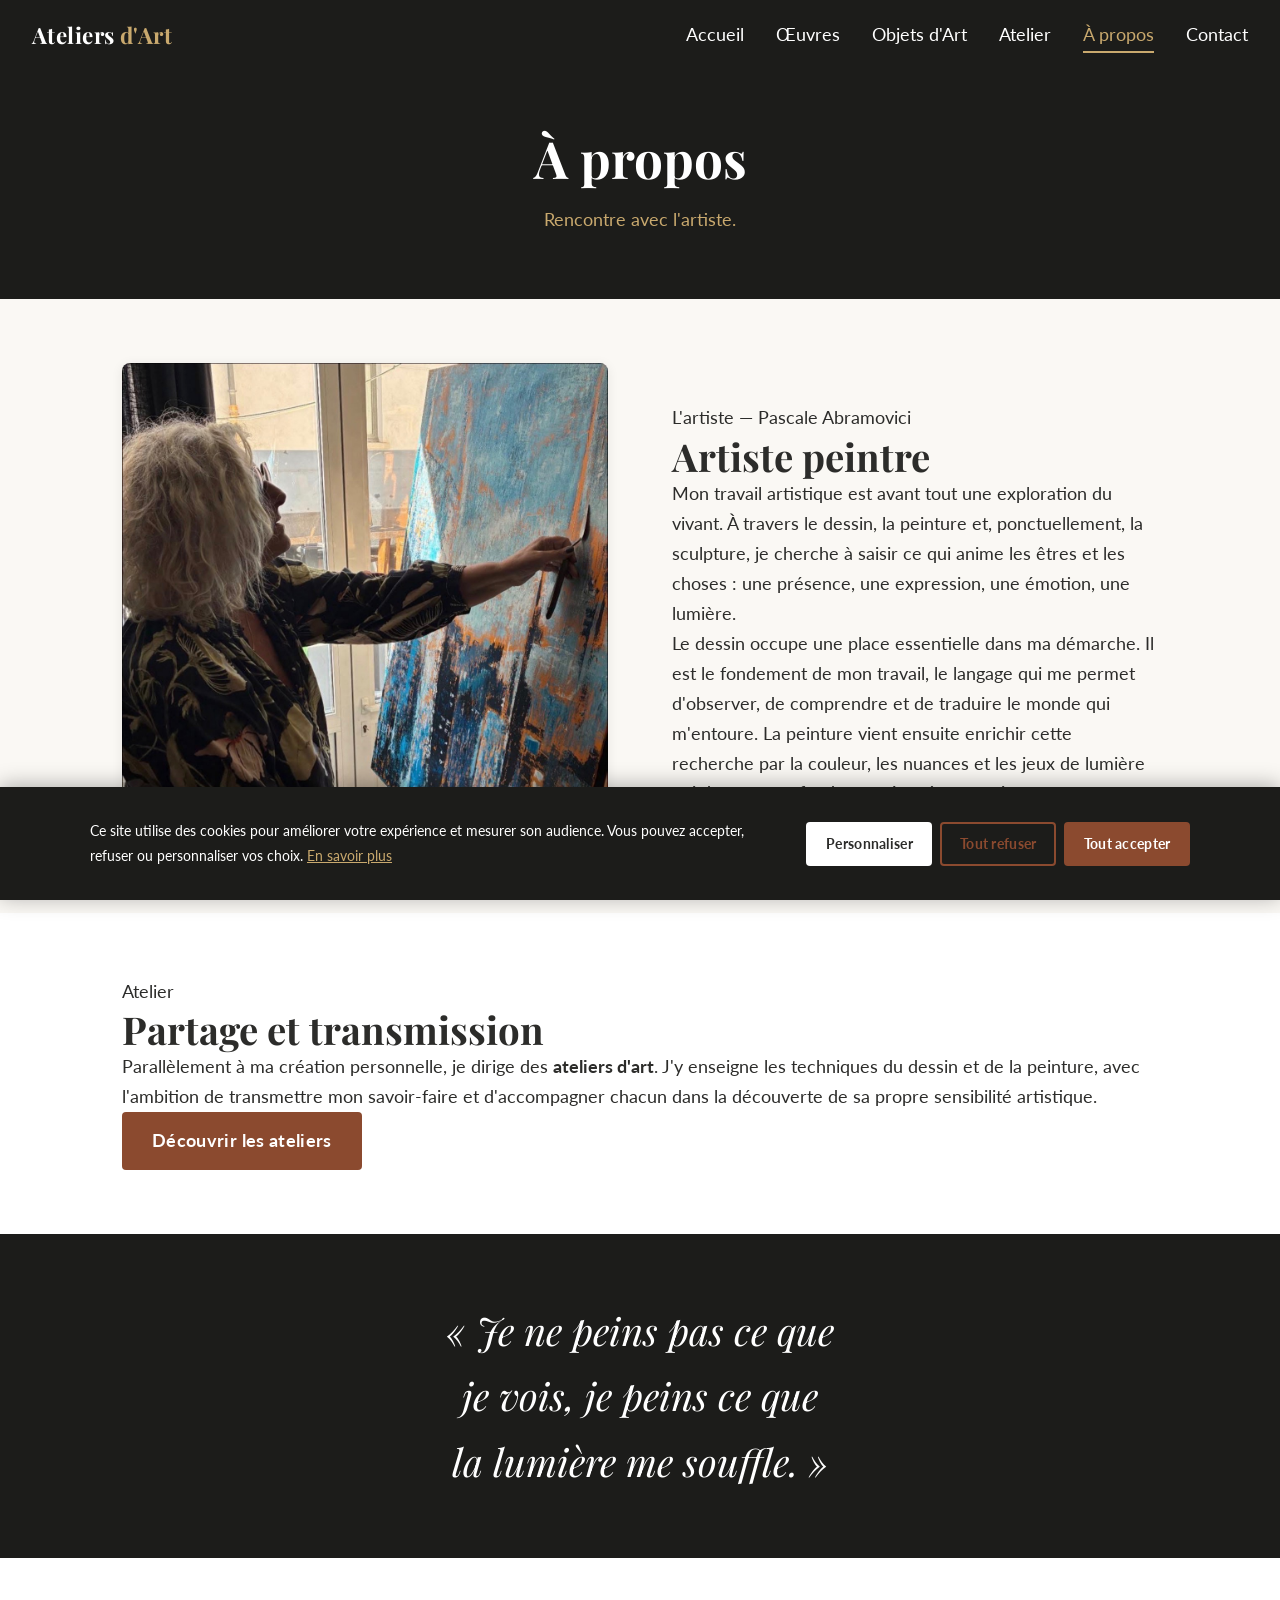
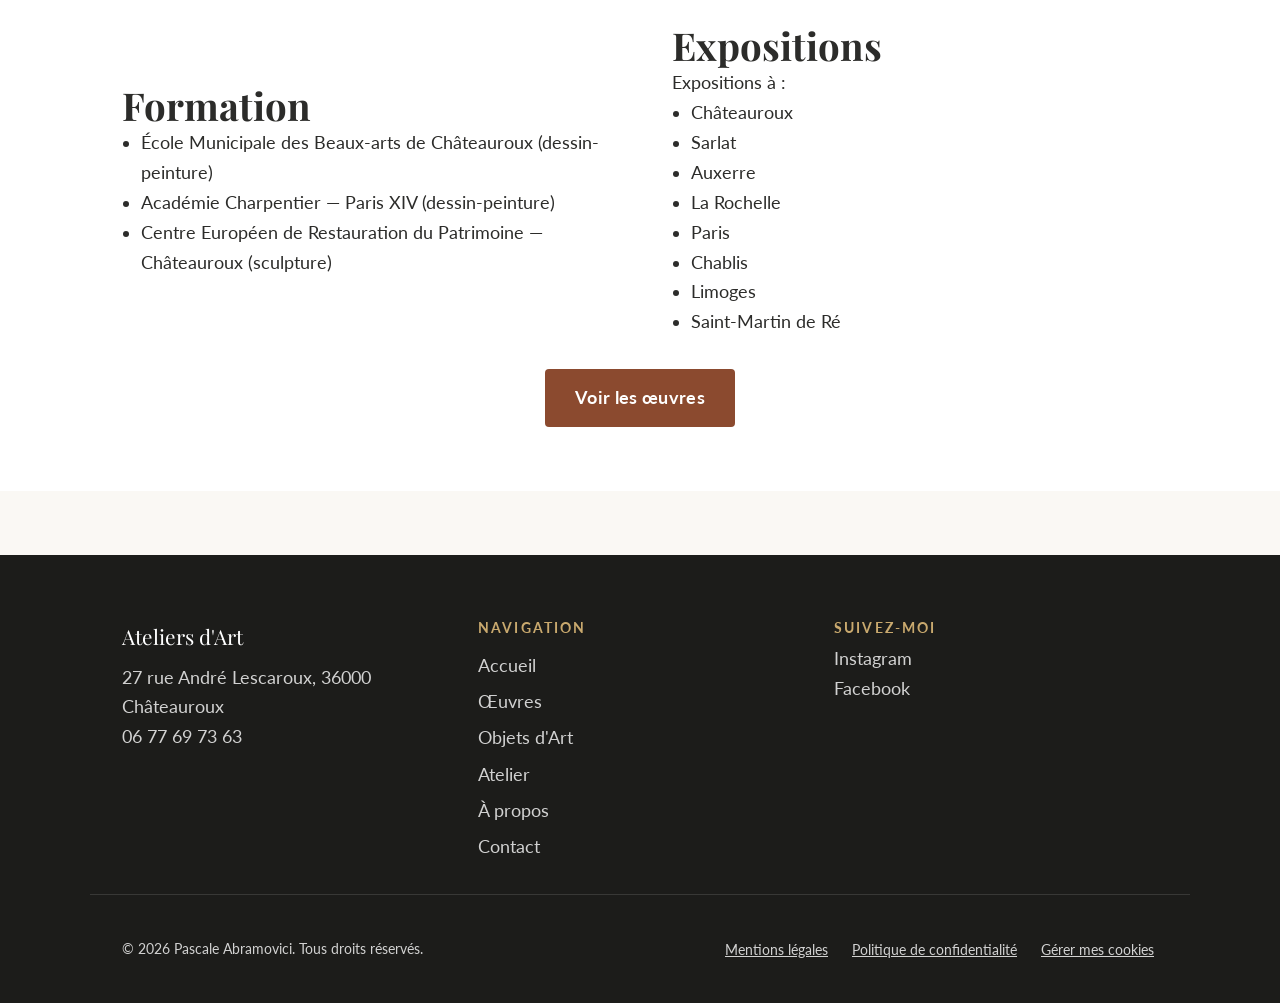
<file: apropos.html>
<!DOCTYPE html>
<!-- apropos.html — Présentation de l'artiste, parcours et démarche. -->
<html lang="fr">
<head>
  <meta charset="UTF-8">
  <meta name="viewport" content="width=device-width, initial-scale=1">

  <title>À propos — Pascale Abramovici, artiste peintre à Châteauroux</title>
  <meta name="description" content="Découvrez Pascale Abramovici, artiste peintre : son parcours, sa démarche artistique entre acrylique, aquarelle et dessin, et les expositions qui ont jalonné son travail.">
  <link rel="canonical" href="https://pascaleabramovici.com/apropos.html">

  <meta property="og:title" content="À propos — Pascale Abramovici | Ateliers d'Art">
  <meta property="og:description" content="Le parcours et la démarche de l'artiste peintre Pascale Abramovici.">
  <meta property="og:type" content="profile">
  <meta property="og:url" content="https://pascaleabramovici.com/apropos.html">
  <meta property="og:image" content="https://pascaleabramovici.com/images/toiles/lucien.jpg">

  <link rel="icon" type="image/svg+xml" href="/favicon.svg">

  <link rel="preconnect" href="https://fonts.googleapis.com">
  <link rel="preconnect" href="https://fonts.gstatic.com" crossorigin>
  <link href="https://fonts.googleapis.com/css2?family=Lato:wght@400;700&family=Playfair+Display:wght@400;700&display=swap" rel="stylesheet">

  <link rel="stylesheet" href="css/style.css">
  <link rel="stylesheet" href="css/responsive.css">

  <script src="js/main.js" defer></script>
  <script src="js/cookies.js" defer></script>
  <script src="js/modales.js" defer></script>
</head>
<body>
  <a class="skip-link" href="#contenu">Passer au contenu</a>

  <header class="site-header">
    <a class="logo" href="index.html">Ateliers&nbsp;<span>d'Art</span></a>
    <button class="hamburger" aria-label="Ouvrir le menu" aria-expanded="false" aria-controls="nav-principale">
      <span></span><span></span><span></span>
    </button>
    <nav class="nav-principale" id="nav-principale" aria-label="Navigation principale">
      <ul>
        <li><a href="index.html">Accueil</a></li>
        <li><a href="galerie.html">Œuvres</a></li>
        <li><a href="objets.html">Objets d'Art</a></li>
        <li><a href="atelier.html">Atelier</a></li>
        <li><a href="apropos.html">À propos</a></li>
        <li><a href="contact.html">Contact</a></li>
      </ul>
    </nav>
  </header>

  <main id="contenu">
    <header class="page-entete">
      <h1>À propos</h1>
      <p>Rencontre avec l'artiste.</p>
    </header>

    <section>
      <div class="conteneur">
        <div class="bloc-2col apparition">
          <div>
            <!-- Photo de l'artiste — voir images/ui/pascal-abramovici.jpg -->
            <img src="images/ui/pascal-abramovici.jpg" alt="Pascale Abramovici au travail dans son atelier" loading="lazy">
          </div>
          <div class="bloc-texte">
            <span class="surtitre">L'artiste — Pascale Abramovici</span>
            <h2>Artiste peintre</h2>
            <p>Mon travail artistique est avant tout une exploration du vivant. À travers le dessin,
               la peinture et, ponctuellement, la sculpture, je cherche à saisir ce qui anime les êtres
               et les choses : une présence, une expression, une émotion, une lumière.</p>
            <p>Le dessin occupe une place essentielle dans ma démarche. Il est le fondement de mon
               travail, le langage qui me permet d'observer, de comprendre et de traduire le monde qui
               m'entoure. La peinture vient ensuite enrichir cette recherche par la couleur, les nuances
               et les jeux de lumière qui donnent profondeur et émotion au sujet.</p>
          </div>
        </div>
      </div>
    </section>

    <!-- ===== Partage et transmission ===== -->
    <section class="section-claire">
      <div class="conteneur">
        <div class="bloc-texte" style="max-width:var(--largeur-contenu);margin-inline:auto;">
          <span class="surtitre">Atelier</span>
          <h2>Partage et transmission</h2>
          <p>Parallèlement à ma création personnelle, je dirige des <strong>ateliers d'art</strong>.
             J'y enseigne les techniques du dessin et de la peinture, avec l'ambition de transmettre
             mon savoir-faire et d'accompagner chacun dans la découverte de sa propre sensibilité
             artistique.</p>
          <a class="btn btn-primaire" href="atelier.html">Découvrir les ateliers</a>
        </div>
      </div>
    </section>

    <!-- ===== Citation ===== -->
    <section class="bloc-en-cours">
      <div class="conteneur text-center">
        <!-- TODO: Remplacer par une vraie citation de l'artiste -->
        <p class="accroche" style="font-size:var(--fs-h2);max-width:18ch;margin-inline:auto;color:#fff;font-family:var(--font-titre);font-style:italic;">
          « Je ne peins pas ce que je vois, je peins ce que la lumière me souffle. »
        </p>
      </div>
    </section>

    <!-- ===== Parcours & formations ===== -->
    <section class="section-claire">
      <div class="conteneur">
        <div class="bloc-2col apparition">
          <div class="bloc-texte">
            <h2>Formation</h2>
            <ul style="list-style:disc;padding-left:1.2rem;">
              <li>École Municipale des Beaux-arts de Châteauroux (dessin-peinture)</li>
              <li>Académie Charpentier — Paris XIV (dessin-peinture)</li>
              <li>Centre Européen de Restauration du Patrimoine — Châteauroux (sculpture)</li>
            </ul>
          </div>
          <div class="bloc-texte">
            <h2>Expositions</h2>
            <p>Expositions à :</p>
            <ul style="list-style:disc;padding-left:1.2rem;">
              <li>Châteauroux</li>
              <li>Sarlat</li>
              <li>Auxerre</li>
              <li>La Rochelle</li>
              <li>Paris</li>
              <li>Chablis</li>
              <li>Limoges</li>
              <li>Saint-Martin de Ré</li>
            </ul>
          </div>
        </div>
        <div class="text-center mt-md">
          <a class="btn btn-primaire" href="galerie.html">Voir les œuvres</a>
        </div>
      </div>
    </section>
  </main>

  <footer>
    <div class="footer-contenu">
      <div>
        <p class="footer-nom">Ateliers d'Art</p>
        <p>27 rue André Lescaroux, 36000 Châteauroux</p>
        <p>06 77 69 73 63</p>
      </div>
      <nav aria-label="Navigation pied de page">
        <h4>Navigation</h4>
        <a href="index.html">Accueil</a>
        <a href="galerie.html">Œuvres</a>
        <a href="objets.html">Objets d'Art</a>
        <a href="atelier.html">Atelier</a>
        <a href="apropos.html">À propos</a>
        <a href="contact.html">Contact</a>
      </nav>
      <div>
        <h4>Suivez-moi</h4>
        <a href="https://www.instagram.com/abramo_peintures?igsh=MXZ4Y2VhZnNnN2l3cw==" target="_blank" rel="noopener">Instagram</a><br>
        <a href="https://www.facebook.com/share/1cfA1jjfPq/?mibextid=wwXIfr" target="_blank" rel="noopener">Facebook</a>
      </div>
    </div>
    <div class="footer-bas">
      <p>© <span class="annee-courante">2025</span> Pascale Abramovici. Tous droits réservés.</p>
      <div class="footer-liens-legaux">
        <button onclick="ouvrirModale('mentions-legales')">Mentions légales</button>
        <button onclick="ouvrirModale('confidentialite')">Politique de confidentialité</button>
        <button onclick="ouvrirModale('cookies')">Gérer mes cookies</button>
      </div>
    </div>
  </footer>
</body>
</html>
</file>
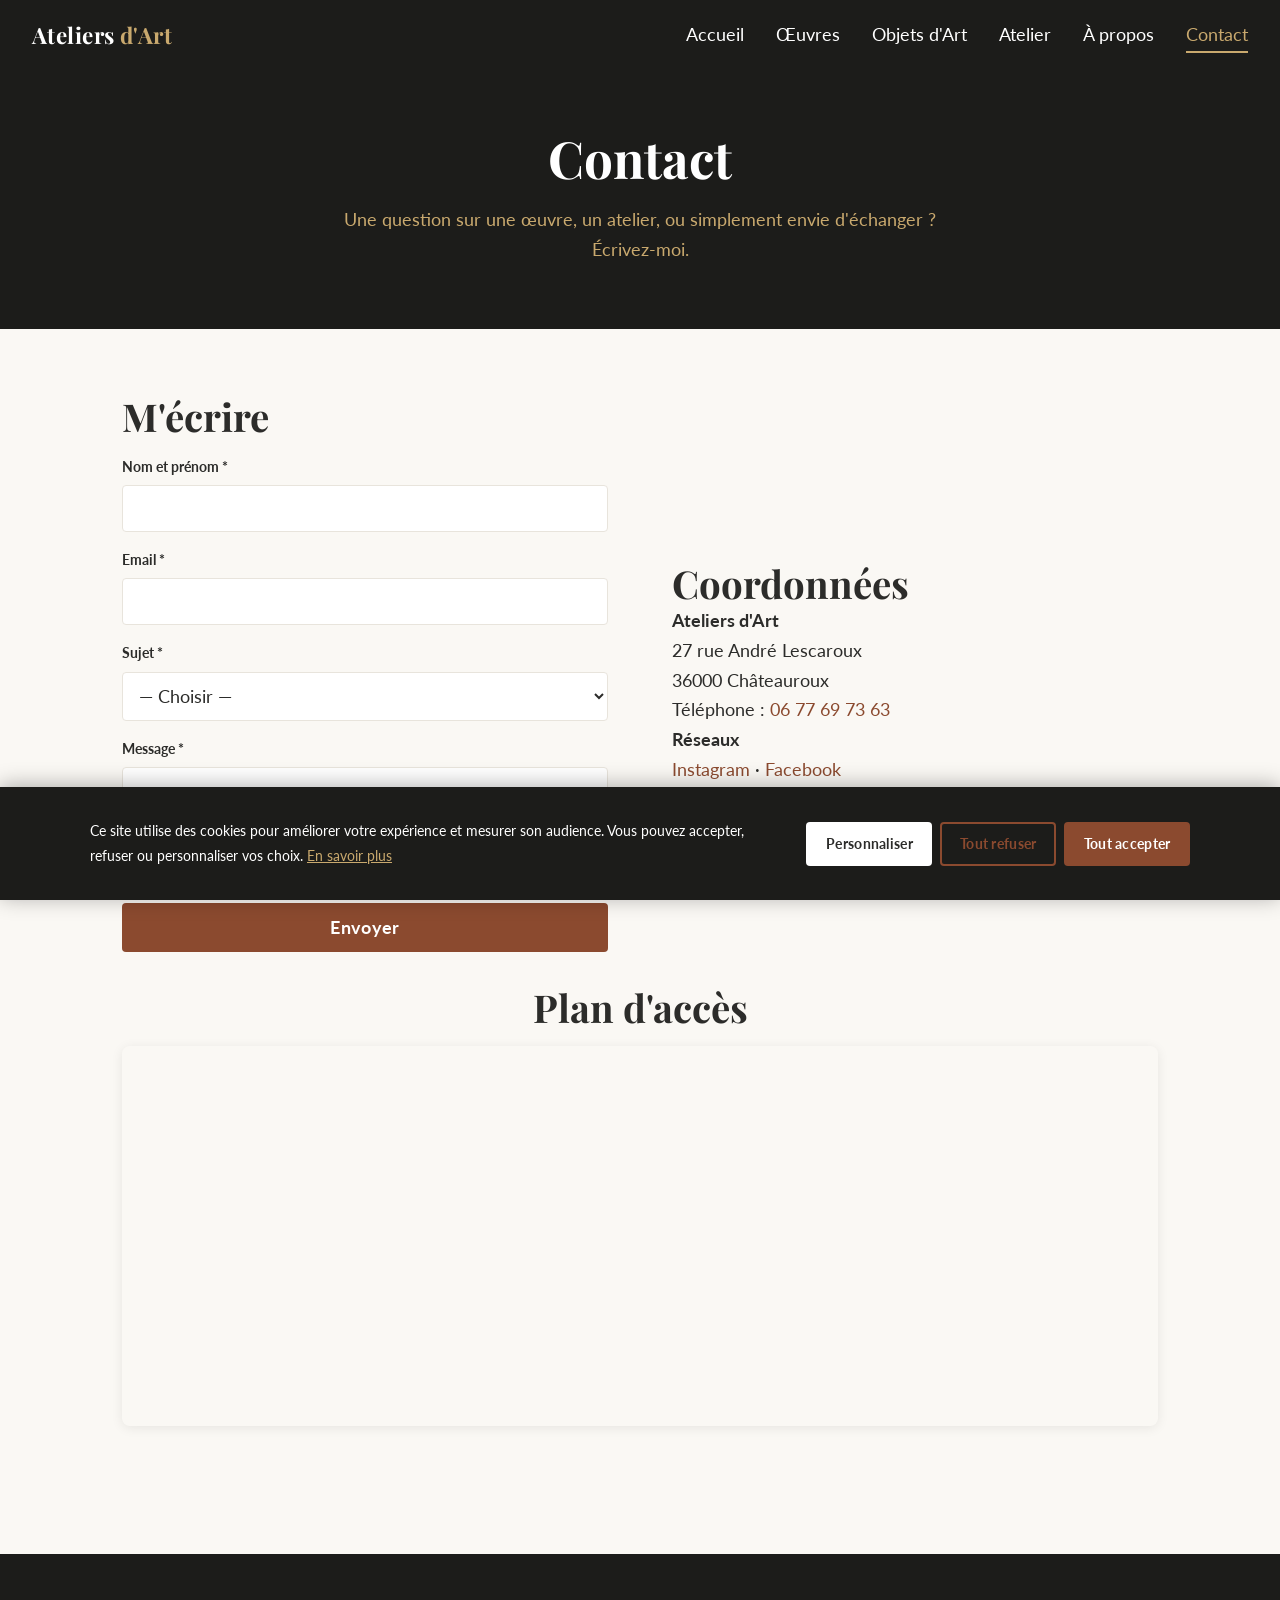
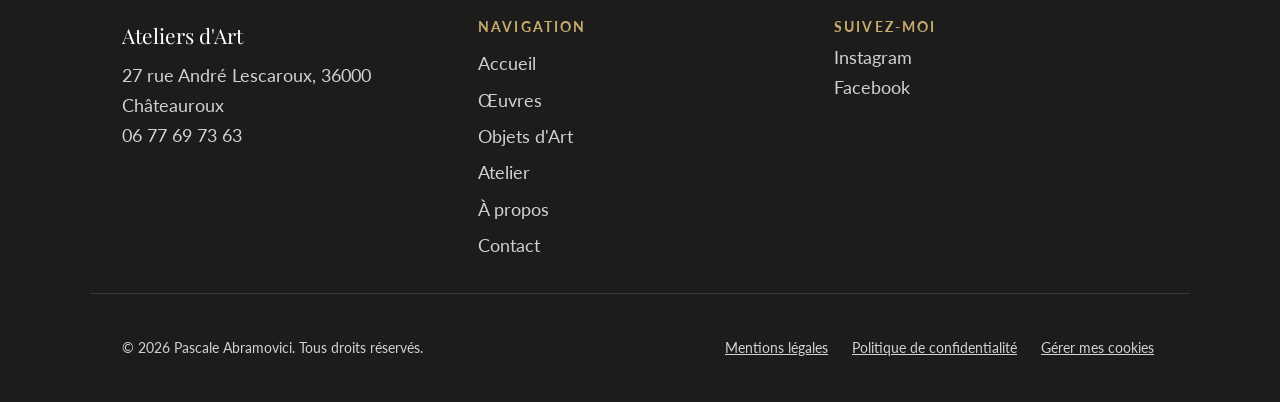
<file: contact.html>
<!DOCTYPE html>
<!-- contact.html — Formulaire de contact, coordonnées et plan d'accès. -->
<html lang="fr">
<head>
  <meta charset="UTF-8">
  <meta name="viewport" content="width=device-width, initial-scale=1">

  <title>Contact — Ateliers d'Art | Pascale Abramovici</title>
  <meta name="description" content="Contactez l'Ateliers d'Art : renseignements sur une œuvre, inscription à un atelier ou toute autre demande. Adresse, téléphone, email et plan d'accès à Châteauroux.">
  <link rel="canonical" href="https://pascaleabramovici.com/contact.html">

  <meta property="og:title" content="Contact | Ateliers d'Art">
  <meta property="og:description" content="Écrivez à Pascale Abramovici : œuvres, ateliers et renseignements.">
  <meta property="og:type" content="website">
  <meta property="og:url" content="https://pascaleabramovici.com/contact.html">
  <meta property="og:image" content="https://pascaleabramovici.com/images/toiles/petit-dejeuner.jpg">

  <link rel="icon" type="image/svg+xml" href="/favicon.svg">

  <link rel="preconnect" href="https://fonts.googleapis.com">
  <link rel="preconnect" href="https://fonts.gstatic.com" crossorigin>
  <link href="https://fonts.googleapis.com/css2?family=Lato:wght@400;700&family=Playfair+Display:wght@400;700&display=swap" rel="stylesheet">

  <link rel="stylesheet" href="css/style.css">
  <link rel="stylesheet" href="css/responsive.css">

  <script src="js/main.js" defer></script>
  <script src="js/contact.js" defer></script>
  <script src="js/cookies.js" defer></script>
  <script src="js/modales.js" defer></script>
</head>
<body>
  <a class="skip-link" href="#contenu">Passer au contenu</a>

  <header class="site-header">
    <a class="logo" href="index.html">Ateliers&nbsp;<span>d'Art</span></a>
    <button class="hamburger" aria-label="Ouvrir le menu" aria-expanded="false" aria-controls="nav-principale">
      <span></span><span></span><span></span>
    </button>
    <nav class="nav-principale" id="nav-principale" aria-label="Navigation principale">
      <ul>
        <li><a href="index.html">Accueil</a></li>
        <li><a href="galerie.html">Œuvres</a></li>
        <li><a href="objets.html">Objets d'Art</a></li>
        <li><a href="atelier.html">Atelier</a></li>
        <li><a href="apropos.html">À propos</a></li>
        <li><a href="contact.html">Contact</a></li>
      </ul>
    </nav>
  </header>

  <main id="contenu">
    <header class="page-entete">
      <h1>Contact</h1>
      <p>Une question sur une œuvre, un atelier, ou simplement envie d'échanger ? Écrivez-moi.</p>
    </header>

    <section>
      <div class="conteneur">
        <div class="bloc-2col">
          <!-- ===== Formulaire (Netlify Forms) ===== -->
          <div>
            <h2>M'écrire</h2>
            <form name="contact" method="POST" data-netlify="true" netlify-honeypot="bot-field"
                  class="formulaire form-netlify" style="margin-top:var(--espace-sm)">
              <input type="hidden" name="form-name" value="contact">
              <p hidden><label>Ne pas remplir : <input name="bot-field"></label></p>

              <div class="champ">
                <label for="c-nom">Nom et prénom *</label>
                <input type="text" id="c-nom" name="nom" required autocomplete="name">
                <span class="erreur">Merci d'indiquer votre nom.</span>
              </div>
              <div class="champ">
                <label for="c-email">Email *</label>
                <input type="email" id="c-email" name="email" required autocomplete="email">
                <span class="erreur">Merci d'indiquer un email valide.</span>
              </div>
              <div class="champ">
                <label for="c-sujet">Sujet *</label>
                <select id="c-sujet" name="sujet" required>
                  <option value="">— Choisir —</option>
                  <option>Renseignement œuvre</option>
                  <option>Inscription atelier</option>
                  <option>Autre</option>
                </select>
                <span class="erreur">Merci de choisir un sujet.</span>
              </div>
              <div class="champ">
                <label for="c-message">Message *</label>
                <textarea id="c-message" name="message" required></textarea>
                <span class="erreur">Merci d'écrire votre message.</span>
              </div>
              <button type="submit" class="btn btn-primaire">Envoyer</button>
            </form>
            <div class="message-confirmation">Merci ! Votre message a bien été envoyé. Je vous réponds dès que possible.</div>
          </div>

          <!-- ===== Coordonnées ===== -->
          <div class="bloc-texte">
            <h2>Coordonnées</h2>
            <p>
              <strong>Ateliers d'Art</strong><br>
              <!-- TODO: vraie adresse -->
              27 rue André Lescaroux<br>36000 Châteauroux
            </p>
            <p>
              <!-- TODO: vrais téléphone / email -->
              Téléphone : <a href="tel:+33677697363">06 77 69 73 63</a>
            </p>
            <p>
              <strong>Réseaux</strong><br>
              <a href="https://www.instagram.com/abramo_peintures?igsh=MXZ4Y2VhZnNnN2l3cw==" target="_blank" rel="noopener">Instagram</a> ·
              <a href="https://www.facebook.com/share/1cfA1jjfPq/?mibextid=wwXIfr" target="_blank" rel="noopener">Facebook</a>
            </p>
          </div>
        </div>

        <!-- ===== Carte Google Maps ===== -->
        <div class="mt-md">
          <h2 class="text-center">Plan d'accès</h2>
          <!-- TODO: Remplacer l'adresse de la carte par la vraie adresse de l'atelier -->
          <div style="margin-top:var(--espace-sm);border-radius:var(--rayon-md);overflow:hidden;box-shadow:var(--ombre);">
            <iframe
              title="Plan d'accès à l'Ateliers d'Art"
              src="https://www.google.com/maps?q=27+rue+Andr%C3%A9+Lescaroux,+36000+Ch%C3%A2teauroux&output=embed"
              width="100%" height="380" style="border:0;display:block;"
              loading="lazy" referrerpolicy="no-referrer-when-downgrade"></iframe>
          </div>
        </div>
      </div>
    </section>
  </main>

  <footer>
    <div class="footer-contenu">
      <div>
        <p class="footer-nom">Ateliers d'Art</p>
        <p>27 rue André Lescaroux, 36000 Châteauroux</p>
        <p>06 77 69 73 63</p>
      </div>
      <nav aria-label="Navigation pied de page">
        <h4>Navigation</h4>
        <a href="index.html">Accueil</a>
        <a href="galerie.html">Œuvres</a>
        <a href="objets.html">Objets d'Art</a>
        <a href="atelier.html">Atelier</a>
        <a href="apropos.html">À propos</a>
        <a href="contact.html">Contact</a>
      </nav>
      <div>
        <h4>Suivez-moi</h4>
        <a href="https://www.instagram.com/abramo_peintures?igsh=MXZ4Y2VhZnNnN2l3cw==" target="_blank" rel="noopener">Instagram</a><br>
        <a href="https://www.facebook.com/share/1cfA1jjfPq/?mibextid=wwXIfr" target="_blank" rel="noopener">Facebook</a>
      </div>
    </div>
    <div class="footer-bas">
      <p>© <span class="annee-courante">2025</span> Pascale Abramovici. Tous droits réservés.</p>
      <div class="footer-liens-legaux">
        <button onclick="ouvrirModale('mentions-legales')">Mentions légales</button>
        <button onclick="ouvrirModale('confidentialite')">Politique de confidentialité</button>
        <button onclick="ouvrirModale('cookies')">Gérer mes cookies</button>
      </div>
    </div>
  </footer>
</body>
</html>
</file>
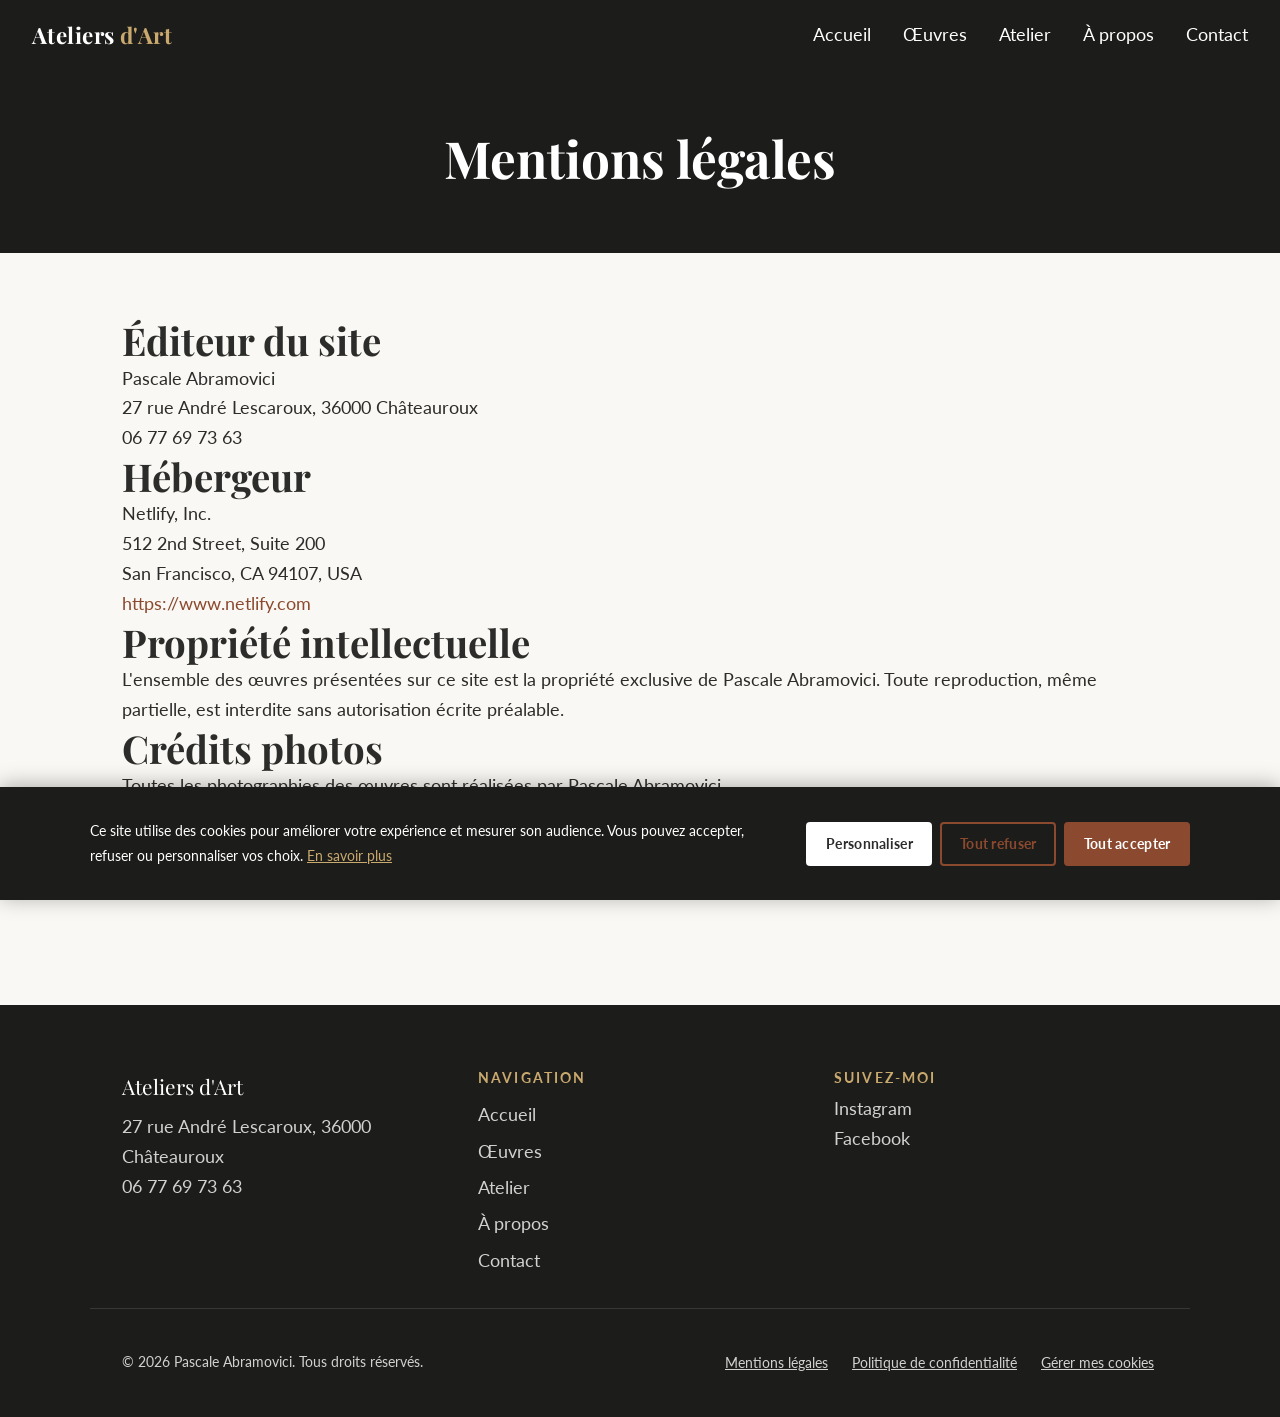
<file: mentions-legales.html>
<!DOCTYPE html>
<!-- mentions-legales.html — Version page autonome des mentions légales
     (les mêmes informations sont aussi accessibles en modale depuis le footer). -->
<html lang="fr">
<head>
  <meta charset="UTF-8">
  <meta name="viewport" content="width=device-width, initial-scale=1">
  <title>Mentions légales | Ateliers d'Art</title>
  <meta name="description" content="Mentions légales du site de l'Ateliers d'Art : éditeur, hébergeur, propriété intellectuelle et crédits.">
  <link rel="canonical" href="https://pascaleabramovici.com/mentions-legales.html">
  <link rel="icon" type="image/svg+xml" href="/favicon.svg">
  <link rel="preconnect" href="https://fonts.googleapis.com">
  <link rel="preconnect" href="https://fonts.gstatic.com" crossorigin>
  <link href="https://fonts.googleapis.com/css2?family=Lato:wght@400;700&family=Playfair+Display:wght@400;700&display=swap" rel="stylesheet">
  <link rel="stylesheet" href="css/style.css">
  <link rel="stylesheet" href="css/responsive.css">
  <script src="js/main.js" defer></script>
  <script src="js/cookies.js" defer></script>
  <script src="js/modales.js" defer></script>
</head>
<body>
  <a class="skip-link" href="#contenu">Passer au contenu</a>
  <header class="site-header">
    <a class="logo" href="index.html">Ateliers&nbsp;<span>d'Art</span></a>
    <button class="hamburger" aria-label="Ouvrir le menu" aria-expanded="false" aria-controls="nav-principale">
      <span></span><span></span><span></span>
    </button>
    <nav class="nav-principale" id="nav-principale" aria-label="Navigation principale">
      <ul>
        <li><a href="index.html">Accueil</a></li>
        <li><a href="galerie.html">Œuvres</a></li>
        <li><a href="atelier.html">Atelier</a></li>
        <li><a href="apropos.html">À propos</a></li>
        <li><a href="contact.html">Contact</a></li>
      </ul>
    </nav>
  </header>

  <main id="contenu">
    <header class="page-entete"><h1>Mentions légales</h1></header>
    <section>
      <div class="conteneur">
        <h2>Éditeur du site</h2>
        <!-- TODO: vraies informations -->
        <p>Pascale Abramovici<br>27 rue André Lescaroux, 36000 Châteauroux<br>06 77 69 73 63</p>
        <h2>Hébergeur</h2>
        <p>Netlify, Inc.<br>512 2nd Street, Suite 200<br>San Francisco, CA 94107, USA<br>
          <a href="https://www.netlify.com" target="_blank" rel="noopener">https://www.netlify.com</a></p>
        <h2>Propriété intellectuelle</h2>
        <p>L'ensemble des œuvres présentées sur ce site est la propriété exclusive de Pascale Abramovici.
           Toute reproduction, même partielle, est interdite sans autorisation écrite préalable.</p>
        <h2>Crédits photos</h2>
        <p>Toutes les photographies des œuvres sont réalisées par Pascale Abramovici.</p>
        <h2>Création du site</h2>
        <p>Site réalisé sur mesure.</p>
      </div>
    </section>
  </main>

  <footer>
    <div class="footer-contenu">
      <div>
        <p class="footer-nom">Ateliers d'Art</p>
        <p>27 rue André Lescaroux, 36000 Châteauroux</p>
        <p>06 77 69 73 63</p>
      </div>
      <nav aria-label="Navigation pied de page">
        <h4>Navigation</h4>
        <a href="index.html">Accueil</a>
        <a href="galerie.html">Œuvres</a>
        <a href="atelier.html">Atelier</a>
        <a href="apropos.html">À propos</a>
        <a href="contact.html">Contact</a>
      </nav>
      <div>
        <h4>Suivez-moi</h4>
        <a href="https://www.instagram.com/abramo_peintures?igsh=MXZ4Y2VhZnNnN2l3cw==" target="_blank" rel="noopener">Instagram</a><br>
        <a href="https://www.facebook.com/share/1cfA1jjfPq/?mibextid=wwXIfr" target="_blank" rel="noopener">Facebook</a>
      </div>
    </div>
    <div class="footer-bas">
      <p>© <span class="annee-courante">2025</span> Pascale Abramovici. Tous droits réservés.</p>
      <div class="footer-liens-legaux">
        <button onclick="ouvrirModale('mentions-legales')">Mentions légales</button>
        <button onclick="ouvrirModale('confidentialite')">Politique de confidentialité</button>
        <button onclick="ouvrirModale('cookies')">Gérer mes cookies</button>
      </div>
    </div>
  </footer>
</body>
</html>
</file>
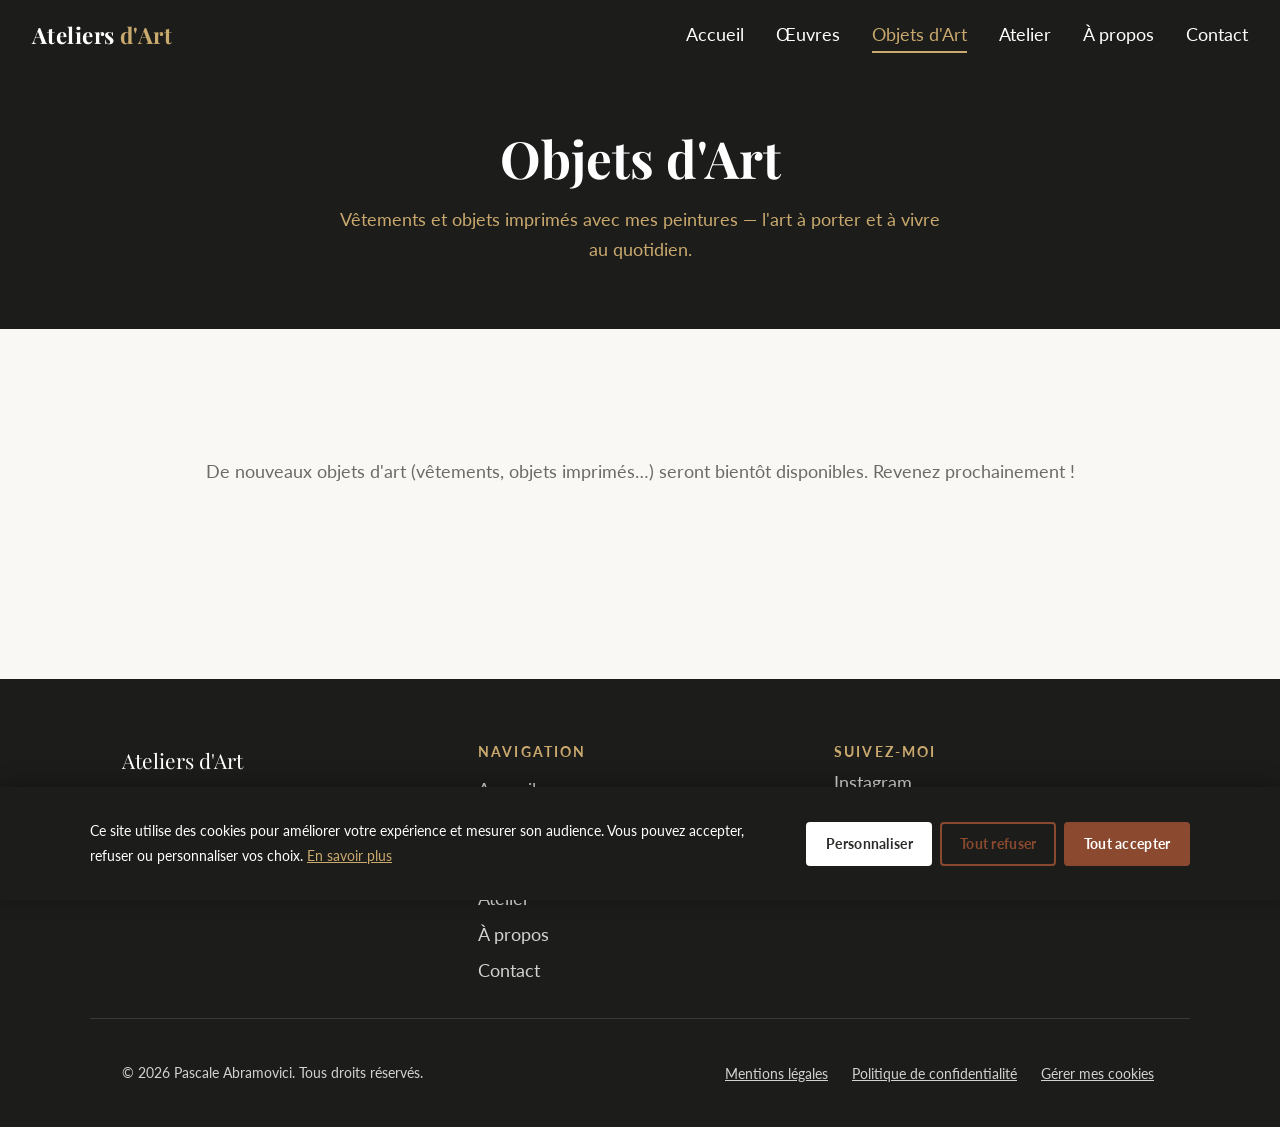
<file: objets.html>
<!DOCTYPE html>
<!-- objets.html — Objets d'Art (produits dérivés : vêtements, objets imprimés…). -->
<html lang="fr">
<head>
  <meta charset="UTF-8">
  <meta name="viewport" content="width=device-width, initial-scale=1">

  <title>Objets d'Art — Produits dérivés de Pascale Abramovici, Châteauroux</title>
  <meta name="description" content="Objets d'art et produits dérivés de Pascale Abramovici : vêtements et objets imprimés avec ses peintures. Achat direct via WhatsApp, à Châteauroux.">
  <link rel="canonical" href="https://pascaleabramovici.com/objets.html">

  <meta property="og:title" content="Objets d'Art — Produits dérivés Pascale Abramovici">
  <meta property="og:description" content="Vêtements et objets imprimés avec les peintures de Pascale Abramovici.">
  <meta property="og:type" content="website">
  <meta property="og:url" content="https://pascaleabramovici.com/objets.html">
  <meta property="og:image" content="https://pascaleabramovici.com/images/toiles/princesse-flore.jpg">

  <link rel="icon" type="image/svg+xml" href="/favicon.svg">

  <link rel="preconnect" href="https://fonts.googleapis.com">
  <link rel="preconnect" href="https://fonts.gstatic.com" crossorigin>
  <link href="https://fonts.googleapis.com/css2?family=Lato:wght@400;700&family=Playfair+Display:wght@400;700&display=swap" rel="stylesheet">

  <link rel="stylesheet" href="css/style.css">
  <link rel="stylesheet" href="css/galerie.css">
  <link rel="stylesheet" href="css/responsive.css">

  <script src="js/main.js" defer></script>
  <script src="js/galerie.js" defer></script>
  <script src="js/cookies.js" defer></script>
  <script src="js/modales.js" defer></script>
</head>
<body>
  <a class="skip-link" href="#contenu">Passer au contenu</a>

  <header class="site-header">
    <a class="logo" href="index.html">Ateliers&nbsp;<span>d'Art</span></a>
    <button class="hamburger" aria-label="Ouvrir le menu" aria-expanded="false" aria-controls="nav-principale">
      <span></span><span></span><span></span>
    </button>
    <nav class="nav-principale" id="nav-principale" aria-label="Navigation principale">
      <ul>
        <li><a href="index.html">Accueil</a></li>
        <li><a href="galerie.html">Œuvres</a></li>
        <li><a href="objets.html">Objets d'Art</a></li>
        <li><a href="atelier.html">Atelier</a></li>
        <li><a href="apropos.html">À propos</a></li>
        <li><a href="contact.html">Contact</a></li>
      </ul>
    </nav>
  </header>

  <main id="contenu">
    <header class="page-entete">
      <h1>Objets d'Art</h1>
      <p>Vêtements et objets imprimés avec mes peintures — l'art à porter et à vivre au quotidien.</p>
    </header>

    <section>
      <div class="conteneur-large">
        <!-- Grille des objets, rendue par galerie.js depuis data/objets.json -->
        <div class="grille-toiles" id="grille-objets"></div>
      </div>
    </section>
  </main>

  <footer>
    <div class="footer-contenu">
      <div>
        <p class="footer-nom">Ateliers d'Art</p>
        <p>27 rue André Lescaroux, 36000 Châteauroux</p>
        <p>06 77 69 73 63</p>
      </div>
      <nav aria-label="Navigation pied de page">
        <h4>Navigation</h4>
        <a href="index.html">Accueil</a>
        <a href="galerie.html">Œuvres</a>
        <a href="objets.html">Objets d'Art</a>
        <a href="atelier.html">Atelier</a>
        <a href="apropos.html">À propos</a>
        <a href="contact.html">Contact</a>
      </nav>
      <div>
        <h4>Suivez-moi</h4>
        <a href="https://www.instagram.com/abramo_peintures?igsh=MXZ4Y2VhZnNnN2l3cw==" target="_blank" rel="noopener">Instagram</a><br>
        <a href="https://www.facebook.com/share/1cfA1jjfPq/?mibextid=wwXIfr" target="_blank" rel="noopener">Facebook</a>
      </div>
    </div>
    <div class="footer-bas">
      <p>© <span class="annee-courante">2025</span> Pascale Abramovici. Tous droits réservés.</p>
      <div class="footer-liens-legaux">
        <button onclick="ouvrirModale('mentions-legales')">Mentions légales</button>
        <button onclick="ouvrirModale('confidentialite')">Politique de confidentialité</button>
        <button onclick="ouvrirModale('cookies')">Gérer mes cookies</button>
      </div>
    </div>
  </footer>
</body>
</html>
</file>
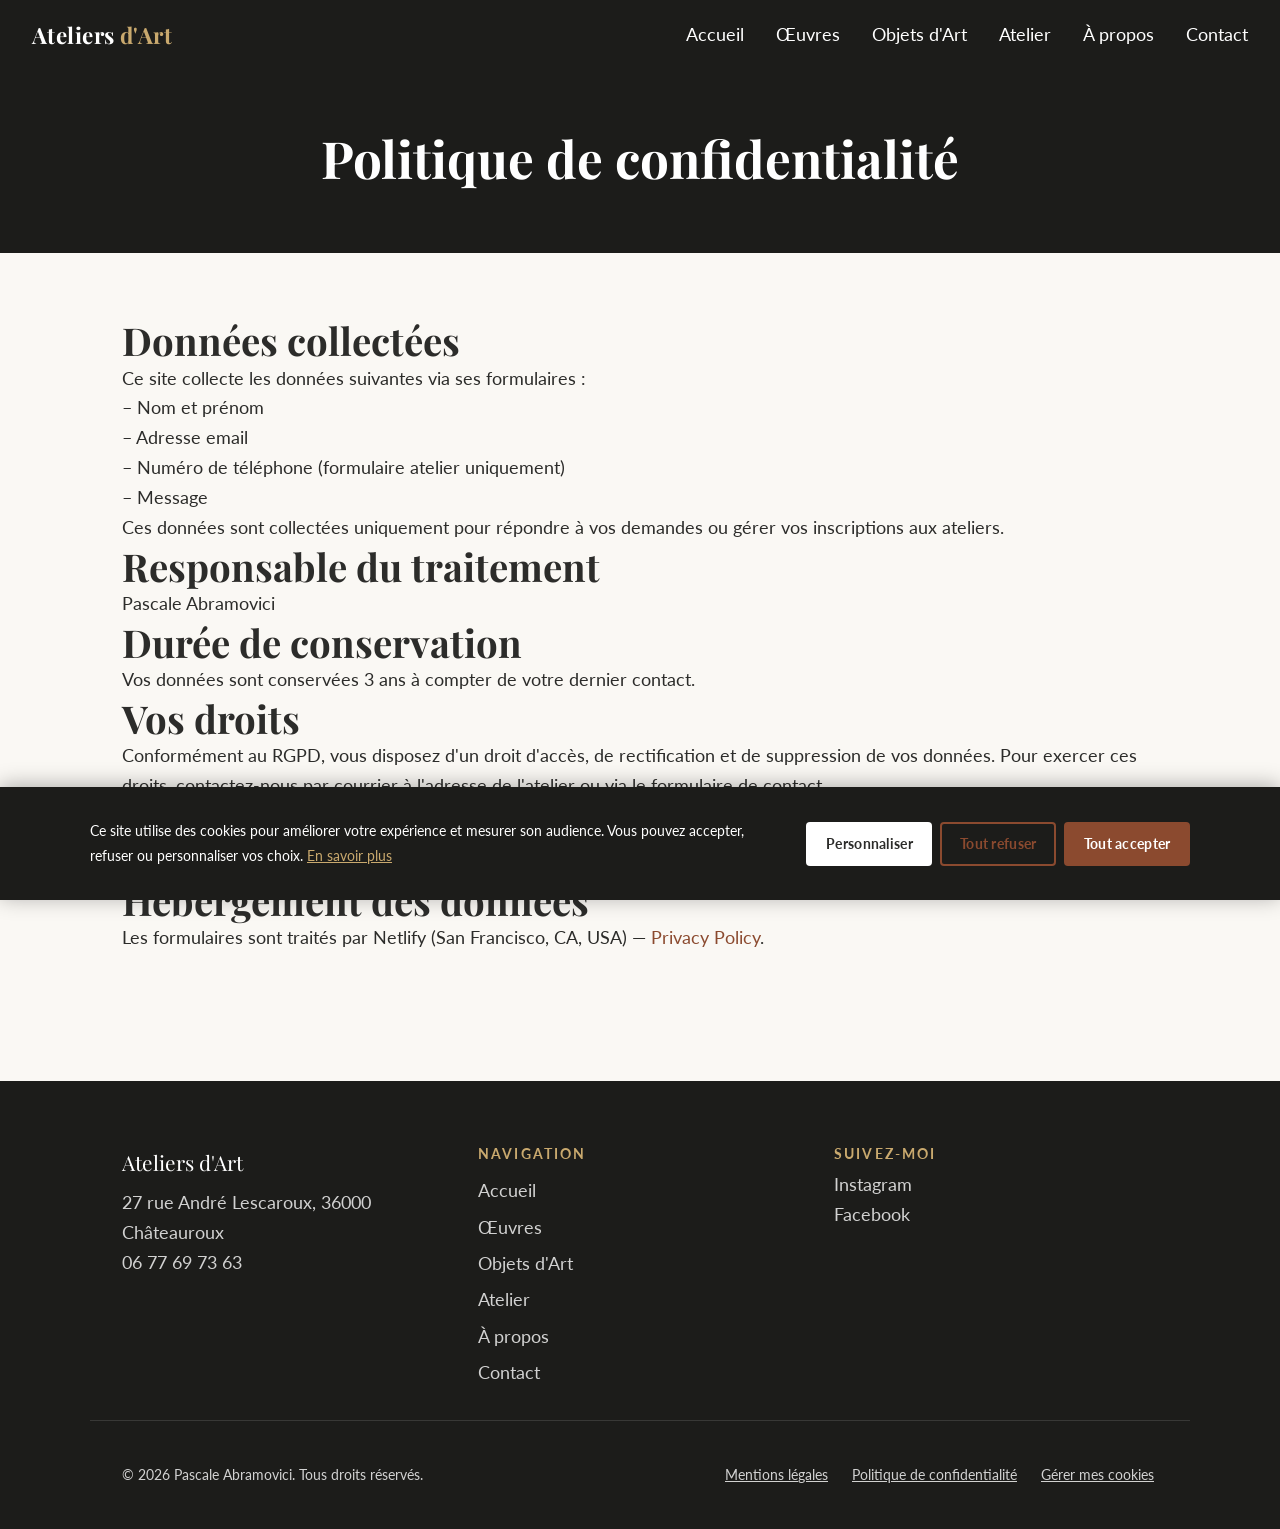
<file: politique-confidentialite.html>
<!DOCTYPE html>
<!-- politique-confidentialite.html — Version page autonome de la politique de confidentialité
     (mêmes informations accessibles en modale depuis le footer). -->
<html lang="fr">
<head>
  <meta charset="UTF-8">
  <meta name="viewport" content="width=device-width, initial-scale=1">
  <title>Politique de confidentialité | Ateliers d'Art</title>
  <meta name="description" content="Politique de confidentialité de l'Ateliers d'Art : données collectées, durée de conservation, droits RGPD et hébergement.">
  <link rel="canonical" href="https://pascaleabramovici.com/politique-confidentialite.html">
  <link rel="icon" type="image/svg+xml" href="/favicon.svg">
  <link rel="preconnect" href="https://fonts.googleapis.com">
  <link rel="preconnect" href="https://fonts.gstatic.com" crossorigin>
  <link href="https://fonts.googleapis.com/css2?family=Lato:wght@400;700&family=Playfair+Display:wght@400;700&display=swap" rel="stylesheet">
  <link rel="stylesheet" href="css/style.css">
  <link rel="stylesheet" href="css/responsive.css">
  <script src="js/main.js" defer></script>
  <script src="js/cookies.js" defer></script>
  <script src="js/modales.js" defer></script>
</head>
<body>
  <a class="skip-link" href="#contenu">Passer au contenu</a>
  <header class="site-header">
    <a class="logo" href="index.html">Ateliers&nbsp;<span>d'Art</span></a>
    <button class="hamburger" aria-label="Ouvrir le menu" aria-expanded="false" aria-controls="nav-principale">
      <span></span><span></span><span></span>
    </button>
    <nav class="nav-principale" id="nav-principale" aria-label="Navigation principale">
      <ul>
        <li><a href="index.html">Accueil</a></li>
        <li><a href="galerie.html">Œuvres</a></li>
        <li><a href="objets.html">Objets d'Art</a></li>
        <li><a href="atelier.html">Atelier</a></li>
        <li><a href="apropos.html">À propos</a></li>
        <li><a href="contact.html">Contact</a></li>
      </ul>
    </nav>
  </header>

  <main id="contenu">
    <header class="page-entete"><h1>Politique de confidentialité</h1></header>
    <section>
      <div class="conteneur">
        <h2>Données collectées</h2>
        <p>Ce site collecte les données suivantes via ses formulaires :</p>
        <p>– Nom et prénom<br>– Adresse email<br>– Numéro de téléphone (formulaire atelier uniquement)<br>– Message</p>
        <p>Ces données sont collectées uniquement pour répondre à vos demandes ou gérer vos inscriptions aux ateliers.</p>
        <h2>Responsable du traitement</h2>
        <!-- TODO: vraies informations -->
        <p>Pascale Abramovici</p>
        <h2>Durée de conservation</h2>
        <p>Vos données sont conservées 3 ans à compter de votre dernier contact.</p>
        <h2>Vos droits</h2>
        <p>Conformément au RGPD, vous disposez d'un droit d'accès, de rectification et de suppression de vos données.
           Pour exercer ces droits, contactez-nous par courrier à l'adresse de l'atelier ou via le formulaire de contact.</p>
        <h2>Cookies</h2>
        <p>Ce site utilise des cookies. Consultez notre politique de gestion des cookies via le lien
           « Gérer mes cookies » en bas de page.</p>
        <h2>Hébergement des données</h2>
        <p>Les formulaires sont traités par Netlify (San Francisco, CA, USA) —
           <a href="https://www.netlify.com/privacy/" target="_blank" rel="noopener">Privacy Policy</a>.</p>
      </div>
    </section>
  </main>

  <footer>
    <div class="footer-contenu">
      <div>
        <p class="footer-nom">Ateliers d'Art</p>
        <p>27 rue André Lescaroux, 36000 Châteauroux</p>
        <p>06 77 69 73 63</p>
      </div>
      <nav aria-label="Navigation pied de page">
        <h4>Navigation</h4>
        <a href="index.html">Accueil</a>
        <a href="galerie.html">Œuvres</a>
        <a href="objets.html">Objets d'Art</a>
        <a href="atelier.html">Atelier</a>
        <a href="apropos.html">À propos</a>
        <a href="contact.html">Contact</a>
      </nav>
      <div>
        <h4>Suivez-moi</h4>
        <a href="https://www.instagram.com/abramo_peintures?igsh=MXZ4Y2VhZnNnN2l3cw==" target="_blank" rel="noopener">Instagram</a><br>
        <a href="https://www.facebook.com/share/1cfA1jjfPq/?mibextid=wwXIfr" target="_blank" rel="noopener">Facebook</a>
      </div>
    </div>
    <div class="footer-bas">
      <p>© <span class="annee-courante">2025</span> Pascale Abramovici. Tous droits réservés.</p>
      <div class="footer-liens-legaux">
        <button onclick="ouvrirModale('mentions-legales')">Mentions légales</button>
        <button onclick="ouvrirModale('confidentialite')">Politique de confidentialité</button>
        <button onclick="ouvrirModale('cookies')">Gérer mes cookies</button>
      </div>
    </div>
  </footer>
</body>
</html>
</file>
<file: css/style.css>
/* ============================================================
   style.css
   Rôle : styles globaux, variables, typographie, header, footer,
          boutons, sections communes, bandeau cookies, modales légales.
   Dépendances : aucune (CSS vanilla). Google Fonts chargées dans le <head>.
   ============================================================ */

/* ---------- Variables globales ---------- */
:root {
  /* Couleurs */
  --c-fond: #FAF8F4;            /* crème chaud, fond général */
  --c-fond-clair: #FFFFFF;     /* blanc pur, cartes */
  --c-fond-sombre: #1C1C1A;    /* presque noir, header/footer */
  --c-primaire: #8B4A2F;       /* terracotta, couleur principale */
  --c-primaire-clair: #C47A5A; /* terracotta clair, hover */
  --c-accent: #C9A96E;         /* or doux, accents */
  --c-texte: #2C2C2A;          /* texte principal */
  --c-texte-secondaire: #6B6B67; /* texte secondaire, légendes */
  --c-bordure: #E8E4DC;        /* bordures légères */
  --c-whatsapp: #25D366;       /* vert WhatsApp officiel */
  --c-whatsapp-hover: #1DA851;

  /* Typographie */
  --font-titre: 'Playfair Display', Georgia, serif;
  --font-corps: 'Lato', 'Helvetica Neue', sans-serif;

  /* Tailles fluides */
  --fs-hero: clamp(2.5rem, 6vw, 5rem);
  --fs-h1: clamp(2rem, 4vw, 3.5rem);
  --fs-h2: clamp(1.5rem, 3vw, 2.5rem);
  --fs-h3: clamp(1.2rem, 2vw, 1.75rem);
  --fs-corps: clamp(0.95rem, 1.5vw, 1.1rem);
  --fs-petit: clamp(0.8rem, 1.2vw, 0.9rem);

  /* Espacements */
  --espace-xs: 0.5rem;
  --espace-sm: 1rem;
  --espace-md: 2rem;
  --espace-lg: 4rem;
  --espace-xl: 8rem;

  /* Effets */
  --rayon: 4px;
  --rayon-md: 8px;
  --rayon-lg: 16px;
  --ombre: 0 2px 12px rgba(0,0,0,0.08);
  --ombre-hover: 0 8px 32px rgba(0,0,0,0.14);
  --transition: 0.3s ease;

  /* Layout */
  --largeur-max: 1400px;
  --largeur-contenu: 1100px;
}

/* ---------- Reset léger ---------- */
*, *::before, *::after { box-sizing: border-box; }
* { margin: 0; padding: 0; }

html {
  scroll-behavior: smooth;
  -webkit-text-size-adjust: 100%;
}

body {
  font-family: var(--font-corps);
  font-size: var(--fs-corps);
  line-height: 1.7;
  color: var(--c-texte);
  background-color: var(--c-fond);
  /* Jamais d'overflow-x:hidden sur body (casse le scroll mobile) */
}

img {
  max-width: 100%;
  height: auto;
  object-fit: cover;
  display: block;
}

a { color: var(--c-primaire); text-decoration: none; transition: color var(--transition); }
a:hover { color: var(--c-primaire-clair); }

h1, h2, h3, h4 { font-family: var(--font-titre); font-weight: 700; line-height: 1.2; color: var(--c-texte); }
h1 { font-size: var(--fs-h1); }
h2 { font-size: var(--fs-h2); }
h3 { font-size: var(--fs-h3); }

ul { list-style: none; }

/* Focus visible accessible : ne jamais supprimer l'outline */
:focus-visible {
  outline: 3px solid var(--c-accent);
  outline-offset: 2px;
}

/* ---------- Conteneurs ---------- */
.conteneur {
  width: 100%;
  max-width: var(--largeur-contenu);
  margin-inline: auto;
  padding-inline: var(--espace-md);
}
.conteneur-large {
  width: 100%;
  max-width: var(--largeur-max);
  margin-inline: auto;
  padding-inline: var(--espace-md);
}

section { padding-block: var(--espace-lg); }

/* ---------- Lien d'évitement (skip link) ---------- */
.skip-link {
  position: absolute;
  left: -999px;
  top: 0;
  background: var(--c-primaire);
  color: #fff;
  padding: var(--espace-sm) var(--espace-md);
  z-index: 2000;
  border-radius: 0 0 var(--rayon-md) 0;
}
.skip-link:focus { left: 0; color: #fff; }

/* ---------- Boutons ---------- */
.btn {
  display: inline-flex;
  align-items: center;
  justify-content: center;
  gap: var(--espace-xs);
  min-height: 44px;
  min-width: 44px;
  padding: 0.75rem 1.75rem;
  font-family: var(--font-corps);
  font-size: var(--fs-corps);
  font-weight: 700;
  letter-spacing: 0.02em;
  border: 2px solid transparent;
  border-radius: var(--rayon);
  cursor: pointer;
  transition: background-color var(--transition), color var(--transition), border-color var(--transition), transform var(--transition);
  text-align: center;
}
.btn:active { transform: translateY(1px); }

.btn-primaire { background: var(--c-primaire); color: #fff; }
.btn-primaire:hover { background: var(--c-primaire-clair); color: #fff; }

.btn-secondaire { background: transparent; color: var(--c-primaire); border-color: var(--c-primaire); }
.btn-secondaire:hover { background: var(--c-primaire); color: #fff; }

.btn-clair { background: #fff; color: var(--c-texte); }
.btn-clair:hover { background: var(--c-accent); color: var(--c-fond-sombre); }

/* Bouton WhatsApp */
.btn-whatsapp {
  background: var(--c-whatsapp);
  color: #fff;
  border-color: var(--c-whatsapp);
}
.btn-whatsapp:hover { background: var(--c-whatsapp-hover); color: #fff; border-color: var(--c-whatsapp-hover); }
.btn-whatsapp svg { width: 20px; height: 20px; fill: currentColor; }

/* Badge "Vendue" (remplace WhatsApp si indisponible) */
.badge-vendue {
  display: inline-flex;
  align-items: center;
  min-height: 44px;
  padding: 0.75rem 1.5rem;
  background: var(--c-bordure);
  color: var(--c-texte-secondaire);
  border-radius: var(--rayon);
  font-weight: 700;
  letter-spacing: 0.04em;
  text-transform: uppercase;
  font-size: var(--fs-petit);
}

/* ---------- Titres de section ---------- */
.titre-section {
  text-align: center;
  margin-bottom: var(--espace-md);
}
.titre-section .surtitre {
  display: block;
  font-family: var(--font-corps);
  text-transform: uppercase;
  letter-spacing: 0.2em;
  font-size: var(--fs-petit);
  color: var(--c-accent);
  margin-bottom: var(--espace-xs);
}
.intro-texte {
  max-width: 60ch;
  margin: 0 auto var(--espace-md);
  text-align: center;
  color: var(--c-texte-secondaire);
}

/* ============================================================
   HEADER
   ============================================================ */
.site-header {
  position: fixed;
  top: 0; left: 0; right: 0;
  z-index: 1000;
  display: flex;
  align-items: center;
  justify-content: space-between;
  padding: var(--espace-sm) var(--espace-md);
  background: transparent;
  transition: background-color var(--transition), box-shadow var(--transition);
}
/* État "scrollé" ou page sans hero : fond sombre */
.site-header.header--solide {
  background: rgba(28, 28, 26, 0.92);
  box-shadow: var(--ombre);
  backdrop-filter: blur(6px);
}

.logo {
  font-family: var(--font-titre);
  font-size: 1.4rem;
  font-weight: 700;
  color: #fff;
  letter-spacing: 0.02em;
}
.logo span { color: var(--c-accent); }

/* Navigation principale */
.nav-principale ul {
  display: flex;
  gap: var(--espace-md);
  align-items: center;
}
.nav-principale a {
  color: #fff;
  font-weight: 400;
  font-size: var(--fs-corps);
  padding: 0.5rem 0;
  position: relative;
}
.nav-principale a::after {
  content: "";
  position: absolute;
  left: 0; bottom: 0;
  width: 0; height: 2px;
  background: var(--c-accent);
  transition: width var(--transition);
}
.nav-principale a:hover::after,
.nav-principale a.active::after { width: 100%; }
.nav-principale a.active { color: var(--c-accent); }

/* Bouton hamburger (caché en desktop, affiché < 1025px via responsive.css) */
.hamburger {
  display: none;
  flex-direction: column;
  justify-content: center;
  gap: 5px;
  width: 44px;
  height: 44px;
  background: transparent;
  border: none;
  cursor: pointer;
  z-index: 1100;
}
.hamburger span {
  display: block;
  width: 26px;
  height: 2px;
  background: #fff;
  transition: transform var(--transition), opacity var(--transition);
}
/* Animation croix quand menu ouvert */
.hamburger.ouvert span:nth-child(1) { transform: translateY(7px) rotate(45deg); }
.hamburger.ouvert span:nth-child(2) { opacity: 0; }
.hamburger.ouvert span:nth-child(3) { transform: translateY(-7px) rotate(-45deg); }

/* ============================================================
   HERO (accueil)
   ============================================================ */
.hero {
  position: relative;
  min-height: 100vh;
  display: flex;
  align-items: center;
  justify-content: center;
  text-align: center;
  color: #fff;
  /* TODO: Remplacer l'image d'ambiance par une vraie photo d'atelier dans images/ui/ */
  background:
    linear-gradient(rgba(28,28,26,0.45), rgba(28,28,26,0.55)),
    url("../images/toiles/souvenir-de-la-dune.jpg") center / cover no-repeat fixed;
}
.hero-contenu { max-width: 800px; padding: var(--espace-md); }
.hero h1 {
  font-size: var(--fs-hero);
  color: #fff;
  margin-bottom: var(--espace-sm);
}
.hero .accroche {
  font-family: var(--font-titre);
  font-style: italic;
  font-size: var(--fs-h3);
  color: var(--c-accent);
  margin-bottom: var(--espace-md);
}

/* Petit en-tête pour les pages internes (sans hero plein écran) */
.page-entete {
  background: var(--c-fond-sombre);
  color: #fff;
  text-align: center;
  padding-block: calc(var(--espace-xl)) var(--espace-lg);
}
.page-entete h1 { color: #fff; }
.page-entete p { color: var(--c-accent); max-width: 60ch; margin: var(--espace-sm) auto 0; }

/* ============================================================
   Cartes "À la une" / featured (accueil)
   ============================================================ */
.grille-featured {
  display: grid;
  grid-template-columns: repeat(3, 1fr);
  gap: var(--espace-md);
}
.carte-toile {
  background: var(--c-fond-clair);
  border-radius: var(--rayon-md);
  overflow: hidden;
  box-shadow: var(--ombre);
  transition: transform var(--transition), box-shadow var(--transition);
  display: flex;
  flex-direction: column;
}
.carte-toile:hover { transform: translateY(-6px); box-shadow: var(--ombre-hover); }
.carte-toile .carte-image { overflow: hidden; background: var(--c-fond-clair); }
.carte-toile .carte-image img { width: 100%; height: auto; display: block; transition: transform 0.5s ease; }
.carte-toile:hover .carte-image img { transform: scale(1.05); }
.carte-toile .carte-corps { padding: var(--espace-sm); display: flex; flex-direction: column; gap: 0.4rem; flex: 1; }
.carte-toile h3 { font-size: var(--fs-h3); }
.carte-toile .carte-meta { color: var(--c-texte-secondaire); font-size: var(--fs-petit); }
.carte-toile .carte-prix { font-weight: 700; color: var(--c-primaire); font-size: 1.1rem; }
.carte-toile .carte-actions { margin-top: auto; padding-top: var(--espace-sm); }

/* ---------- Section en 2 colonnes (texte + image) ---------- */
.bloc-2col {
  display: grid;
  grid-template-columns: 1fr 1fr;
  gap: var(--espace-lg);
  align-items: center;
}
.bloc-2col img { border-radius: var(--rayon-md); box-shadow: var(--ombre); width: 100%; }
.bloc-2col.inverse .bloc-texte { order: 2; }

.section-claire { background: var(--c-fond-clair); }

/* ---------- Carte "prochain atelier" ---------- */
.carte-atelier {
  background: var(--c-fond-clair);
  border: 1px solid var(--c-bordure);
  border-left: 4px solid var(--c-primaire);
  border-radius: var(--rayon-md);
  padding: var(--espace-md);
  box-shadow: var(--ombre);
}
.carte-atelier .atelier-date {
  font-family: var(--font-titre);
  font-size: var(--fs-h3);
  color: var(--c-primaire);
}
.carte-atelier .atelier-infos { display: flex; flex-wrap: wrap; gap: var(--espace-sm); margin-block: var(--espace-sm); color: var(--c-texte-secondaire); }
.carte-atelier .atelier-infos span { background: var(--c-fond); padding: 0.25rem 0.75rem; border-radius: var(--rayon); font-size: var(--fs-petit); }
.places-restantes { font-weight: 700; }
.places-restantes.complet { color: #b00020; }

/* ---------- Section "en cours de création" ---------- */
.bloc-en-cours { background: var(--c-fond-sombre); color: #fff; }
.bloc-en-cours h2, .bloc-en-cours h3 { color: #fff; }
.bloc-en-cours .intro-texte { color: rgba(255,255,255,0.75); }
.barre-progression { background: rgba(255,255,255,0.15); border-radius: 999px; height: 10px; overflow: hidden; margin-top: var(--espace-sm); }
.barre-progression span { display: block; height: 100%; background: var(--c-accent); }

/* ============================================================
   FORMULAIRES
   ============================================================ */
.formulaire { max-width: 640px; margin-inline: auto; display: flex; flex-direction: column; gap: var(--espace-sm); }
.champ { display: flex; flex-direction: column; gap: 0.35rem; }
.champ label { font-weight: 700; font-size: var(--fs-petit); }
.champ input, .champ select, .champ textarea {
  font-family: var(--font-corps);
  font-size: var(--fs-corps);
  padding: 0.75rem;
  min-height: 44px;
  border: 1px solid var(--c-bordure);
  border-radius: var(--rayon);
  background: #fff;
  color: var(--c-texte);
  transition: border-color var(--transition);
}
.champ input:focus, .champ select:focus, .champ textarea:focus { border-color: var(--c-primaire); outline: none; }
.champ textarea { resize: vertical; min-height: 120px; }
.champ .erreur { color: #b00020; font-size: var(--fs-petit); display: none; }
.champ.invalide input, .champ.invalide select, .champ.invalide textarea { border-color: #b00020; }
.champ.invalide .erreur { display: block; }

.message-confirmation {
  display: none;
  background: #e7f6ec;
  border: 1px solid var(--c-whatsapp);
  color: #1b5e34;
  padding: var(--espace-sm);
  border-radius: var(--rayon-md);
  text-align: center;
}
.message-confirmation.visible { display: block; }

/* ============================================================
   FOOTER
   ============================================================ */
footer {
  background: var(--c-fond-sombre);
  color: rgba(255,255,255,0.8);
  padding-block: var(--espace-lg) var(--espace-md);
  margin-top: var(--espace-lg);
}
.footer-contenu {
  max-width: var(--largeur-contenu);
  margin-inline: auto;
  padding-inline: var(--espace-md);
  display: grid;
  grid-template-columns: repeat(3, 1fr);
  gap: var(--espace-md);
}
.footer-contenu a { color: rgba(255,255,255,0.8); }
.footer-contenu a:hover { color: var(--c-accent); }
.footer-nom { font-family: var(--font-titre); font-size: 1.3rem; color: #fff; margin-bottom: var(--espace-xs); }
.footer-contenu nav { display: flex; flex-direction: column; gap: 0.4rem; }
.footer-contenu h4 { color: var(--c-accent); font-family: var(--font-corps); text-transform: uppercase; letter-spacing: 0.15em; font-size: var(--fs-petit); margin-bottom: var(--espace-xs); }

.footer-bas {
  max-width: var(--largeur-contenu);
  margin: var(--espace-md) auto 0;
  padding: var(--espace-md) var(--espace-md) 0;
  border-top: 1px solid rgba(255,255,255,0.12);
  display: flex;
  flex-wrap: wrap;
  justify-content: space-between;
  align-items: center;
  gap: var(--espace-sm);
  font-size: var(--fs-petit);
}
.footer-liens-legaux { display: flex; flex-wrap: wrap; gap: var(--espace-sm); }
.footer-liens-legaux button {
  background: none;
  border: none;
  color: rgba(255,255,255,0.8);
  cursor: pointer;
  font-family: var(--font-corps);
  font-size: var(--fs-petit);
  min-height: 44px;
  padding: 0 0.25rem;
  text-decoration: underline;
}
.footer-liens-legaux button:hover { color: var(--c-accent); }

/* ============================================================
   BANDEAU COOKIES (cookies.js)
   ============================================================ */
.cookie-banniere {
  position: fixed;
  bottom: 0; left: 0; right: 0;
  z-index: 1500;
  background: var(--c-fond-sombre);
  color: #fff;
  padding: var(--espace-md);
  box-shadow: 0 -2px 20px rgba(0,0,0,0.3);
  display: none; /* affiché par cookies.js si pas de consentement */
}
.cookie-banniere.visible { display: block; }
.cookie-banniere .cookie-inner {
  max-width: var(--largeur-contenu);
  margin-inline: auto;
  display: flex;
  flex-wrap: wrap;
  align-items: center;
  justify-content: space-between;
  gap: var(--espace-md);
}
.cookie-banniere p { flex: 1 1 320px; font-size: var(--fs-petit); }
.cookie-banniere a { color: var(--c-accent); text-decoration: underline; }
.cookie-actions { display: flex; flex-wrap: wrap; gap: var(--espace-xs); }
.cookie-actions .btn { padding: 0.6rem 1.1rem; font-size: var(--fs-petit); }

/* Panneau de personnalisation (commun bandeau + modale footer) */
.cookie-perso { display: none; margin-top: var(--espace-md); }
.cookie-perso.visible { display: block; }
.cookie-option { display: flex; align-items: flex-start; gap: var(--espace-sm); padding: var(--espace-sm) 0; border-top: 1px solid rgba(255,255,255,0.12); }
.cookie-option input { margin-top: 0.3rem; width: 20px; height: 20px; }
.cookie-option .cookie-desc { font-size: var(--fs-petit); color: rgba(255,255,255,0.7); }

/* ============================================================
   MODALES LÉGALES (modales.js)
   ============================================================ */
.modale-legale {
  position: fixed;
  inset: 0;
  z-index: 1800;
  display: none;
  align-items: center;
  justify-content: center;
  padding: var(--espace-md);
  background: rgba(0,0,0,0.6);
}
.modale-legale.ouverte { display: flex; }
.modale-legale .modale-boite {
  background: var(--c-fond);
  color: var(--c-texte);
  max-width: 720px;
  width: 100%;
  max-height: 85vh;
  overflow-y: auto;
  border-radius: var(--rayon-lg);
  padding: var(--espace-lg);
  position: relative;
  box-shadow: var(--ombre-hover);
}
.modale-legale h2 { margin-bottom: var(--espace-sm); color: var(--c-primaire); }
.modale-legale h3 { margin-top: var(--espace-md); margin-bottom: 0.25rem; font-size: 1.1rem; }
.modale-legale p { margin-bottom: var(--espace-sm); }
.modale-legale .modale-fermer {
  position: absolute;
  top: var(--espace-sm); right: var(--espace-sm);
  width: 44px; height: 44px;
  border: none; background: transparent;
  font-size: 1.6rem; cursor: pointer;
  color: var(--c-texte);
  border-radius: 50%;
}
.modale-legale .modale-fermer:hover { background: var(--c-bordure); }

/* Utilitaires */
.text-center { text-align: center; }
.mt-md { margin-top: var(--espace-md); }
.note-info {
  background: #fff7e6;
  border: 1px solid var(--c-accent);
  border-radius: var(--rayon-md);
  padding: var(--espace-sm);
  font-size: var(--fs-petit);
  color: var(--c-texte-secondaire);
}

/* Animation d'apparition au scroll (Intersection Observer) */
.apparition { opacity: 0; transform: translateY(24px); transition: opacity 0.6s ease, transform 0.6s ease; }
.apparition.visible { opacity: 1; transform: none; }
</file>
<file: css/responsive.css>
/* ============================================================
   responsive.css
   Rôle : tous les breakpoints du site.
   Dépendances : style.css, galerie.css, admin.css (chargé en dernier).
   ============================================================ */

/* ---------- Menu hamburger : actif sous 1025px ---------- */
@media (max-width: 1024px) {
  .hamburger { display: flex; }

  /* IMPORTANT : le backdrop-filter (flou) du header crée un "bloc conteneur"
     qui fait que le menu plein écran (position:fixed) se positionne par rapport
     au header (tout petit) au lieu de l'écran entier → menu transparent/invisible
     sur les pages internes. On désactive donc le flou sous 1025px. */
  .site-header,
  .site-header.header--solide {
    -webkit-backdrop-filter: none;
    backdrop-filter: none;
  }

  /* Menu en overlay plein écran (fond opaque pour une lisibilité garantie) */
  .nav-principale {
    position: fixed;
    inset: 0;
    width: 100%;
    height: 100vh;
    background: var(--c-fond-sombre); /* opaque */
    transform: translateX(100%);
    transition: transform var(--transition);
    display: flex;
    align-items: center;
    justify-content: center;
    z-index: 1050; /* au-dessus du contenu, sous le bouton hamburger (1100) */
  }
  .nav-principale.ouvert { transform: translateX(0); }
  .nav-principale ul {
    flex-direction: column;
    gap: var(--espace-md);
    text-align: center;
  }
  .nav-principale a { font-size: 1.5rem; }
}

/* ============================================================
   BREAKPOINTS OBLIGATOIRES
   ============================================================ */

/* Mobile small */
@media (max-width: 359px) {
  .conteneur, .conteneur-large { padding-inline: var(--espace-sm); }
  .btn { width: 100%; }
  .hero h1 { font-size: 2.2rem; }
}

/* Mobile */
@media (min-width: 360px) and (max-width: 480px) {
  .conteneur, .conteneur-large { padding-inline: var(--espace-sm); }
}

/* Mobile large */
@media (min-width: 481px) and (max-width: 767px) {
  /* rien de spécifique : les règles "max-width:767px" ci-dessous gèrent */
}

/* ---------- Grilles : 1 colonne en mobile (< 768px) ---------- */
@media (max-width: 767px) {
  .grille-toiles,
  .grille-featured { grid-template-columns: 1fr; }

  .bloc-2col { grid-template-columns: 1fr; gap: var(--espace-md); }
  .bloc-2col.inverse .bloc-texte { order: 0; }

  .footer-contenu { grid-template-columns: 1fr; text-align: center; gap: var(--espace-md); }
  .footer-contenu nav { align-items: center; }
  .footer-bas { flex-direction: column; text-align: center; }

  .admin-grille { grid-template-columns: 1fr; }

  /* Lightbox empilée verticalement */
  .lightbox-boite { grid-template-columns: 1fr; max-height: 92vh; overflow-y: auto; }
  .lightbox-image { max-height: 45vh; }
  .lightbox-image img { max-height: 45vh; }
  .lightbox-next { right: var(--espace-sm); }
}

/* ---------- Tablette portrait : 2 colonnes (768–1024px) ---------- */
@media (min-width: 768px) and (max-width: 1024px) {
  .grille-toiles,
  .grille-featured { grid-template-columns: repeat(2, 1fr); }
}

/* Tablette paysage */
@media (min-width: 1025px) and (max-width: 1279px) {
  .grille-toiles,
  .grille-featured { grid-template-columns: repeat(3, 1fr); }
}

/* Desktop */
@media (min-width: 1280px) and (max-width: 1919px) {
  /* mise en page par défaut (3 colonnes, conteneurs max) */
}

/* Grand écran */
@media (min-width: 1920px) {
  :root { --largeur-contenu: 1280px; }
  body { font-size: 1.15rem; }
}
</file>
<file: css/galerie.css>
/* ============================================================
   galerie.css
   Rôle : grille des toiles, barre de filtres, modale lightbox.
   Dépendances : style.css (variables). Utilisé par galerie.html + galerie.js.
   ============================================================ */

/* ---------- Barre de filtres ---------- */
.filtres {
  display: flex;
  flex-wrap: wrap;
  gap: var(--espace-md);
  justify-content: center;
  margin-bottom: var(--espace-lg);
}
.groupe-filtre { display: flex; flex-direction: column; gap: var(--espace-xs); align-items: center; }
.groupe-filtre .libelle-filtre {
  text-transform: uppercase;
  letter-spacing: 0.15em;
  font-size: var(--fs-petit);
  color: var(--c-texte-secondaire);
}
.groupe-filtre .boutons-filtre { display: flex; flex-wrap: wrap; gap: var(--espace-xs); justify-content: center; }
.btn-filtre {
  min-height: 44px;
  padding: 0.5rem 1.1rem;
  background: var(--c-fond-clair);
  border: 1px solid var(--c-bordure);
  border-radius: 999px;
  cursor: pointer;
  font-family: var(--font-corps);
  font-size: var(--fs-petit);
  color: var(--c-texte);
  transition: background-color var(--transition), color var(--transition), border-color var(--transition);
}
.btn-filtre:hover { border-color: var(--c-primaire); color: var(--c-primaire); }
.btn-filtre.actif { background: var(--c-primaire); color: #fff; border-color: var(--c-primaire); }

/* ---------- Grille des toiles ---------- */
.grille-toiles {
  display: grid;
  grid-template-columns: repeat(3, 1fr); /* desktop : 3 colonnes */
  gap: var(--espace-md);
}

.carte-galerie {
  position: relative;
  background: var(--c-fond-clair);
  border-radius: var(--rayon-md);
  overflow: hidden;
  box-shadow: var(--ombre);
  cursor: pointer;
  transition: transform var(--transition), box-shadow var(--transition);
  display: flex;
  flex-direction: column;
}
.carte-galerie:hover, .carte-galerie:focus-visible { transform: translateY(-6px); box-shadow: var(--ombre-hover); }
/* Image affichée EN ENTIER (hauteur naturelle, pas de recadrage) */
.carte-galerie .carte-image { overflow: hidden; background: var(--c-fond-clair); }
.carte-galerie .carte-image img { width: 100%; height: auto; display: block; transition: transform 0.5s ease; }
.carte-galerie:hover .carte-image img { transform: scale(1.04); }

.carte-galerie .carte-corps { padding: var(--espace-sm); display: flex; flex-direction: column; gap: 0.3rem; flex: 1; }
.carte-galerie h3 { font-size: var(--fs-h3); }
.carte-galerie .carte-meta { font-size: var(--fs-petit); color: var(--c-texte-secondaire); }
.carte-galerie .carte-bas { display: flex; align-items: center; justify-content: space-between; margin-top: auto; padding-top: var(--espace-xs); }
.carte-galerie .carte-prix { font-weight: 700; color: var(--c-primaire); font-size: 1.1rem; }
/* Bouton d'achat sous la photo (dans le corps de la carte) */
.carte-galerie .carte-achat { margin-top: var(--espace-sm); }
.carte-galerie .carte-achat .btn-whatsapp { width: 100%; }
.carte-galerie .carte-achat .badge-vendue { width: 100%; justify-content: center; }

/* Badge disponibilité (coin de la carte) */
.badge-dispo {
  position: absolute;
  top: var(--espace-sm); left: var(--espace-sm);
  padding: 0.25rem 0.7rem;
  border-radius: 999px;
  font-size: 0.72rem;
  font-weight: 700;
  text-transform: uppercase;
  letter-spacing: 0.05em;
  color: #fff;
}
.badge-dispo.dispo { background: var(--c-whatsapp); }
.badge-dispo.vendue { background: var(--c-texte-secondaire); }

/* Message quand aucun résultat */
.aucun-resultat { text-align: center; color: var(--c-texte-secondaire); padding: var(--espace-lg); grid-column: 1 / -1; }

/* ============================================================
   MODALE LIGHTBOX
   ============================================================ */
.lightbox {
  position: fixed;
  inset: 0;
  z-index: 1900;
  display: none;
  align-items: center;
  justify-content: center;
  padding: var(--espace-md);
  background: rgba(20,18,16,0.88);
}
.lightbox.ouverte { display: flex; }

.lightbox-boite {
  position: relative;
  background: var(--c-fond);
  border-radius: var(--rayon-lg);
  max-width: 1000px;
  width: 100%;
  max-height: 90vh;
  overflow: hidden;
  display: grid;
  grid-template-columns: 1.3fr 1fr;
  box-shadow: var(--ombre-hover);
}
.lightbox-image {
  background: #14120f;
  display: flex;
  align-items: center;
  justify-content: center;
  max-height: 90vh;
}
.lightbox-image img { width: 100%; height: 100%; max-height: 90vh; object-fit: contain; }

.lightbox-infos {
  padding: var(--espace-lg) var(--espace-md);
  overflow-y: auto;
  display: flex;
  flex-direction: column;
  gap: var(--espace-sm);
}
.lightbox-infos h2 { color: var(--c-primaire); }
.lightbox-infos .lb-meta { color: var(--c-texte-secondaire); font-size: var(--fs-petit); }
.lightbox-infos .lb-prix { font-size: 1.5rem; font-weight: 700; color: var(--c-primaire); }
.lightbox-infos .lb-description { color: var(--c-texte); }
.lightbox-infos .lb-actions { margin-top: auto; padding-top: var(--espace-sm); }
.lb-badge {
  align-self: flex-start;
  padding: 0.25rem 0.8rem;
  border-radius: 999px;
  font-size: 0.75rem;
  font-weight: 700;
  text-transform: uppercase;
  color: #fff;
}
.lb-badge.dispo { background: var(--c-whatsapp); }
.lb-badge.vendue { background: var(--c-texte-secondaire); }

/* Bouton fermeture */
.lightbox-fermer {
  position: absolute;
  top: var(--espace-sm); right: var(--espace-sm);
  width: 44px; height: 44px;
  border: none;
  background: rgba(255,255,255,0.85);
  border-radius: 50%;
  font-size: 1.5rem;
  cursor: pointer;
  z-index: 3;
  color: var(--c-texte);
  display: flex; align-items: center; justify-content: center;
}
.lightbox-fermer:hover { background: #fff; }

/* Flèches navigation */
.lightbox-nav {
  position: absolute;
  top: 50%;
  transform: translateY(-50%);
  width: 48px; height: 48px;
  border: none;
  background: rgba(255,255,255,0.85);
  border-radius: 50%;
  font-size: 1.5rem;
  cursor: pointer;
  z-index: 3;
  color: var(--c-texte);
  display: flex; align-items: center; justify-content: center;
}
.lightbox-nav:hover { background: #fff; }
.lightbox-prev { left: var(--espace-sm); }
.lightbox-next { right: var(--espace-sm); }

/* Sur l'image (colonne gauche), garder les flèches lisibles */
@media (min-width: 768px) {
  .lightbox-prev { left: var(--espace-sm); }
  .lightbox-next { right: calc(40% + var(--espace-sm)); }
}
</file>
